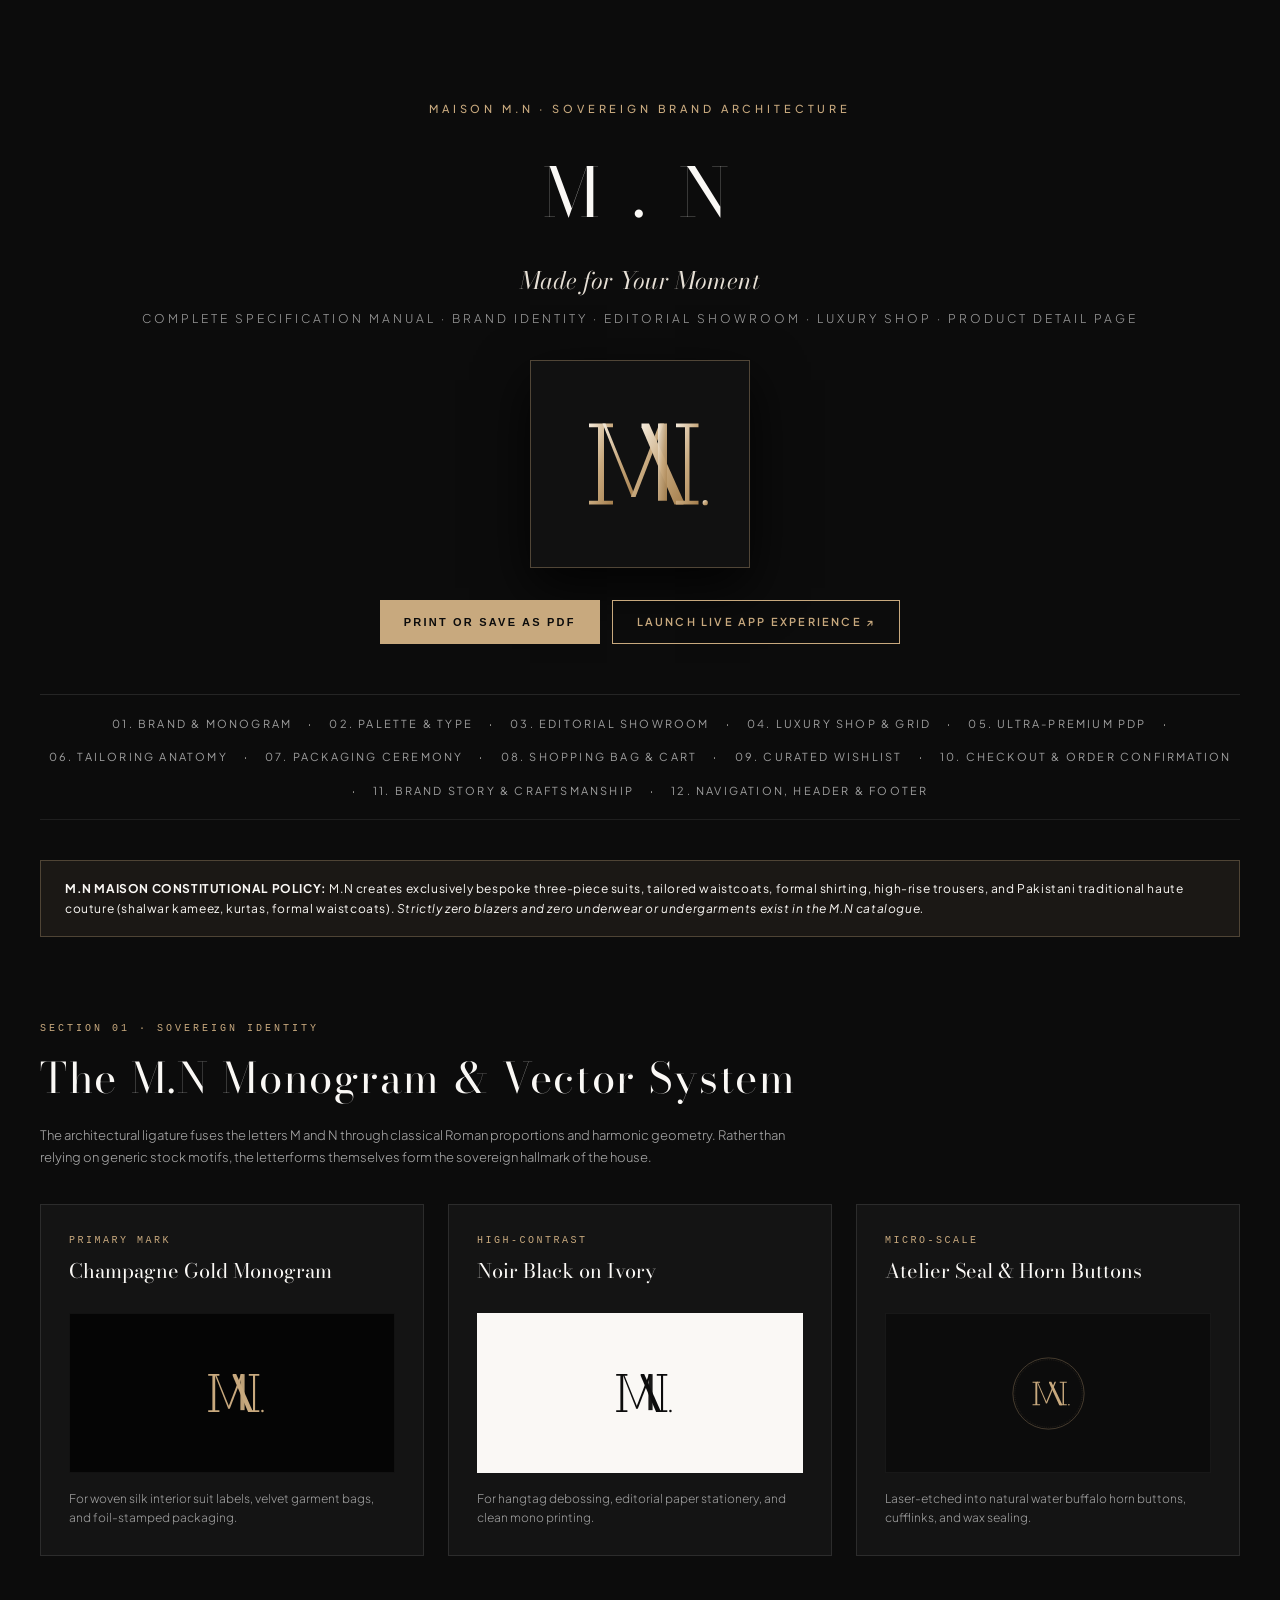
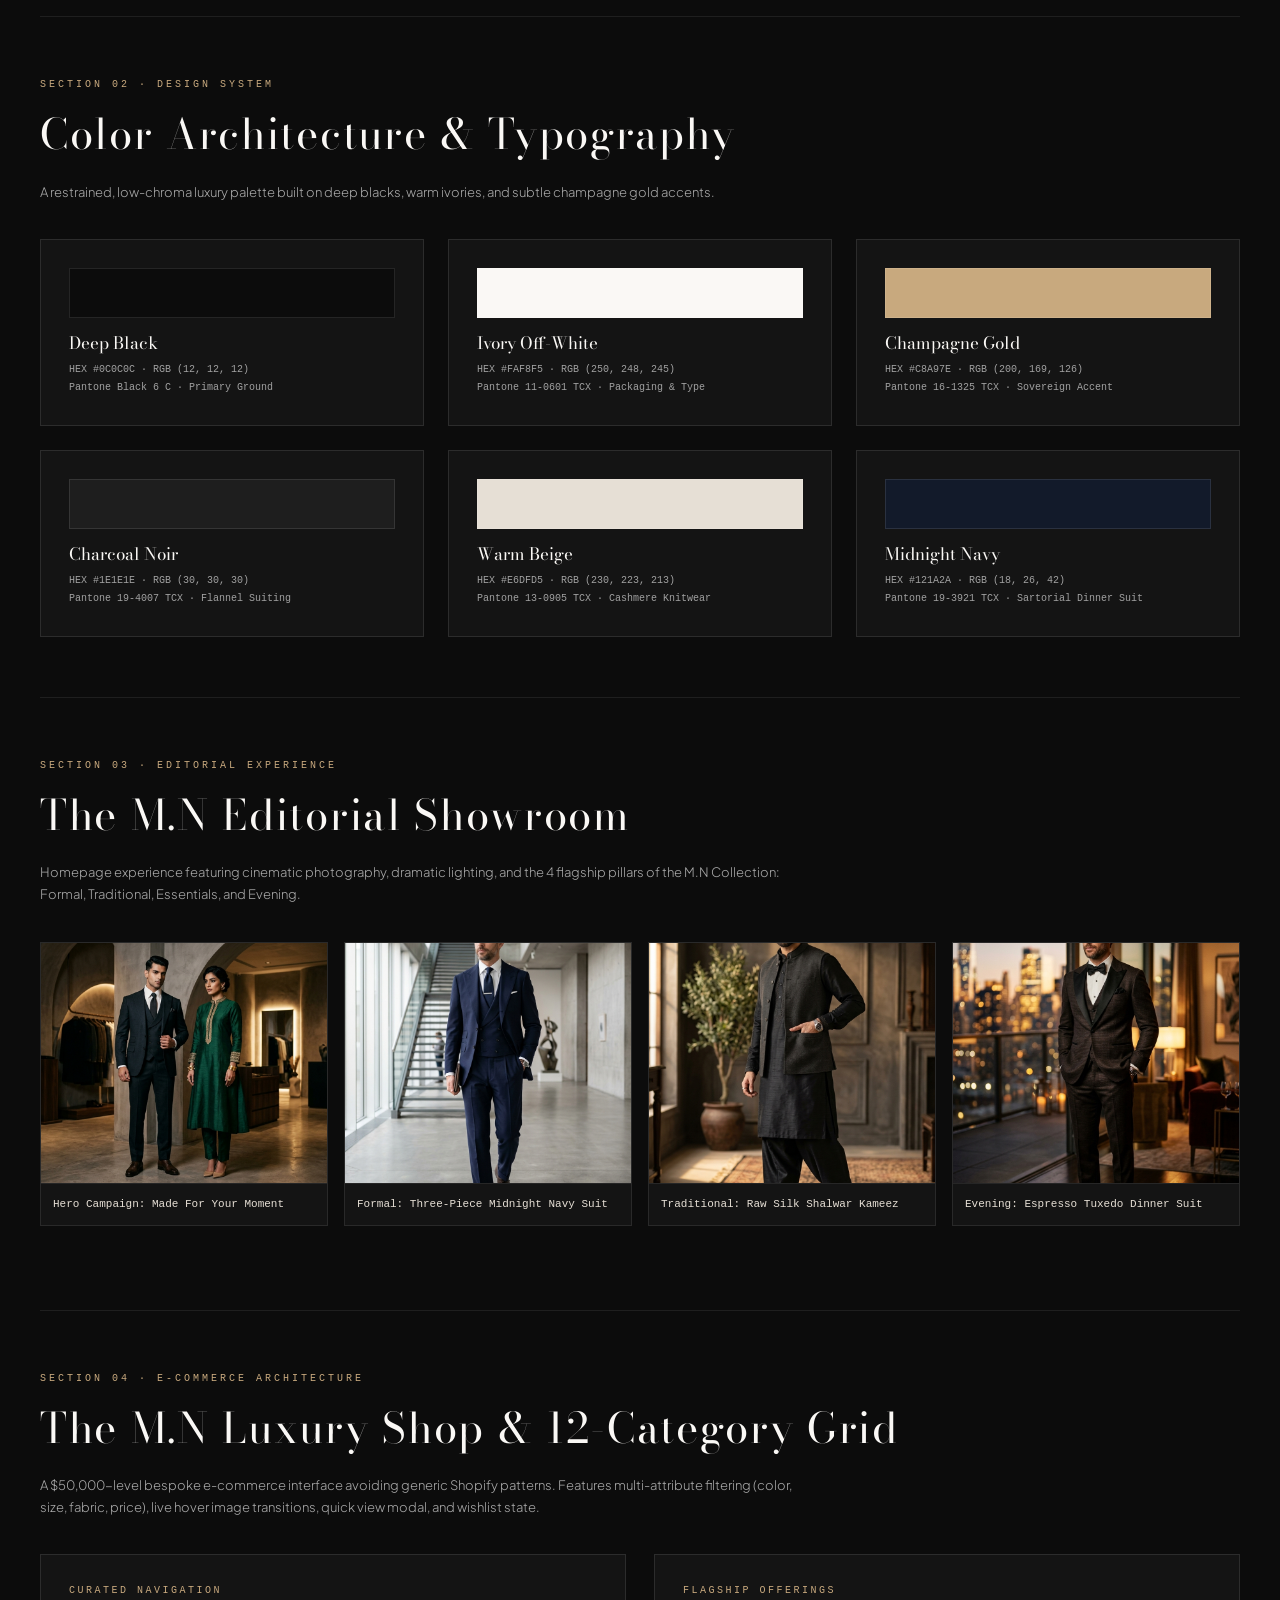
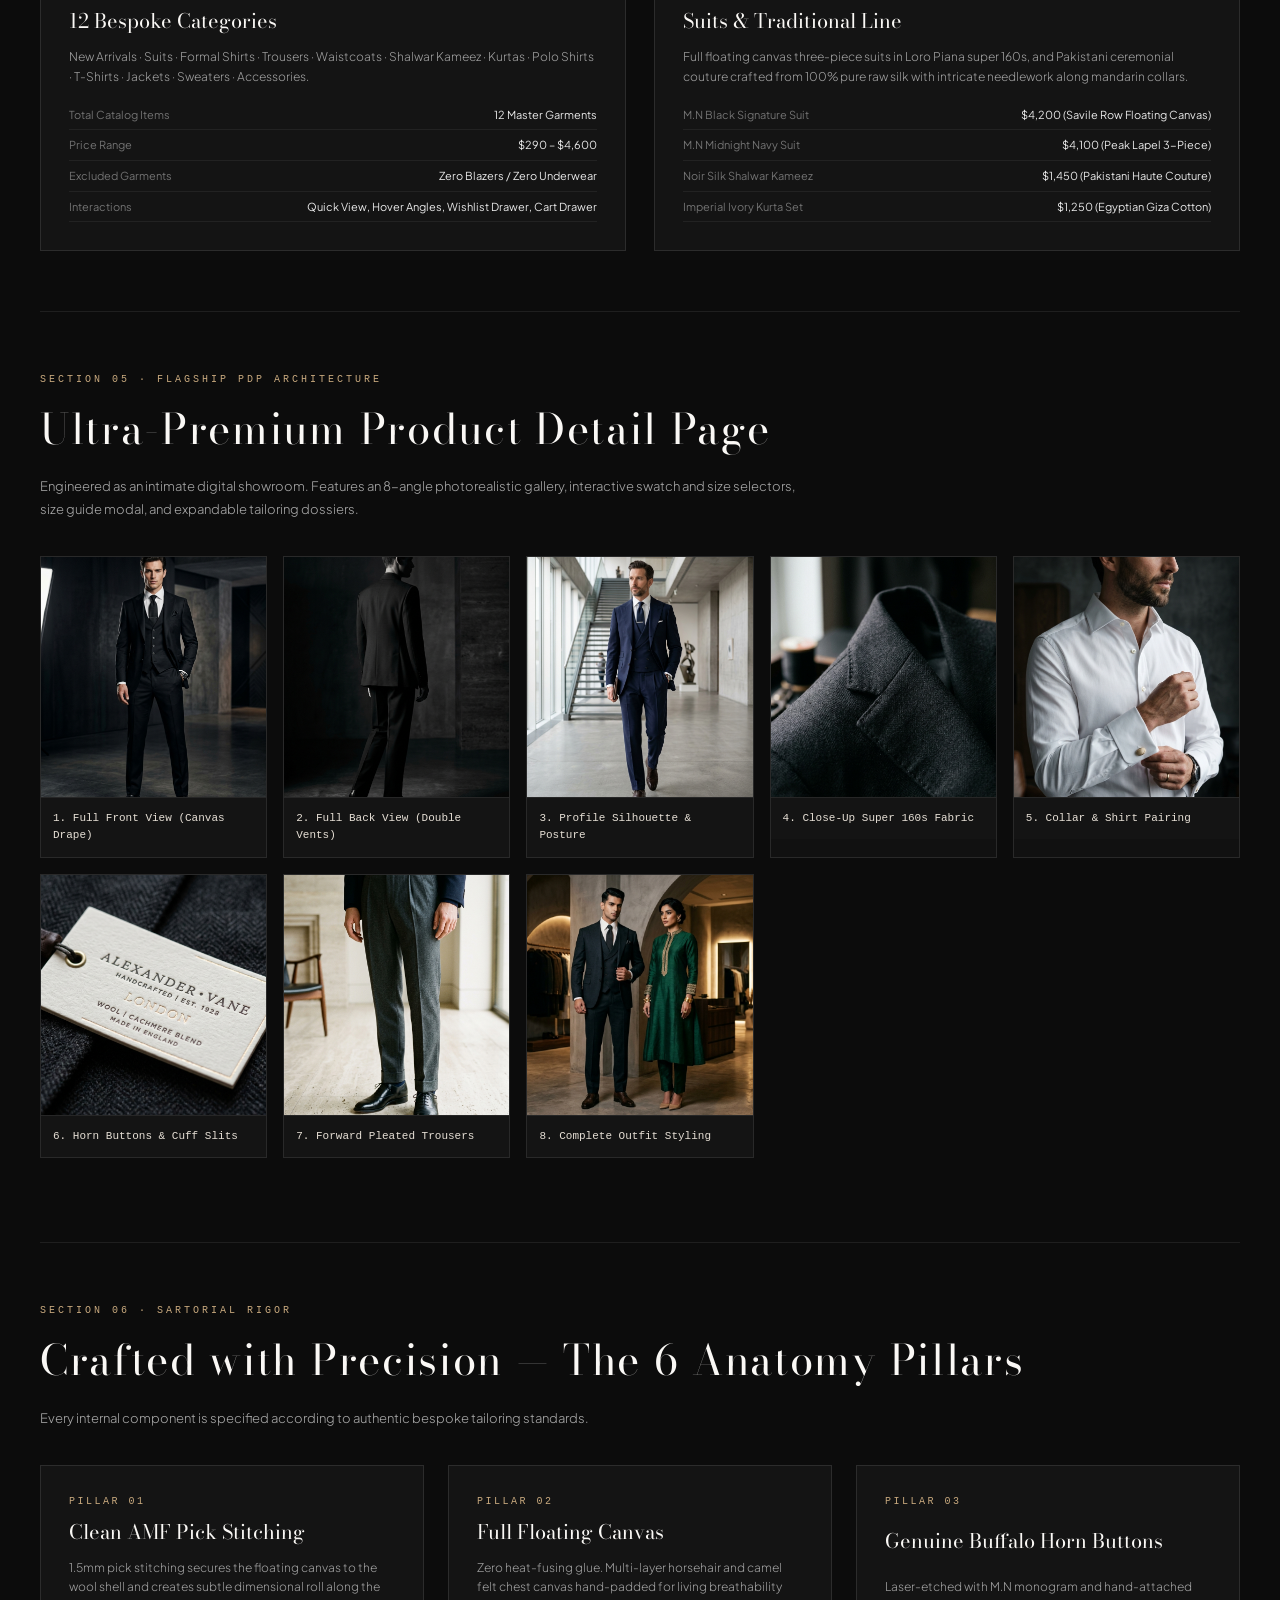
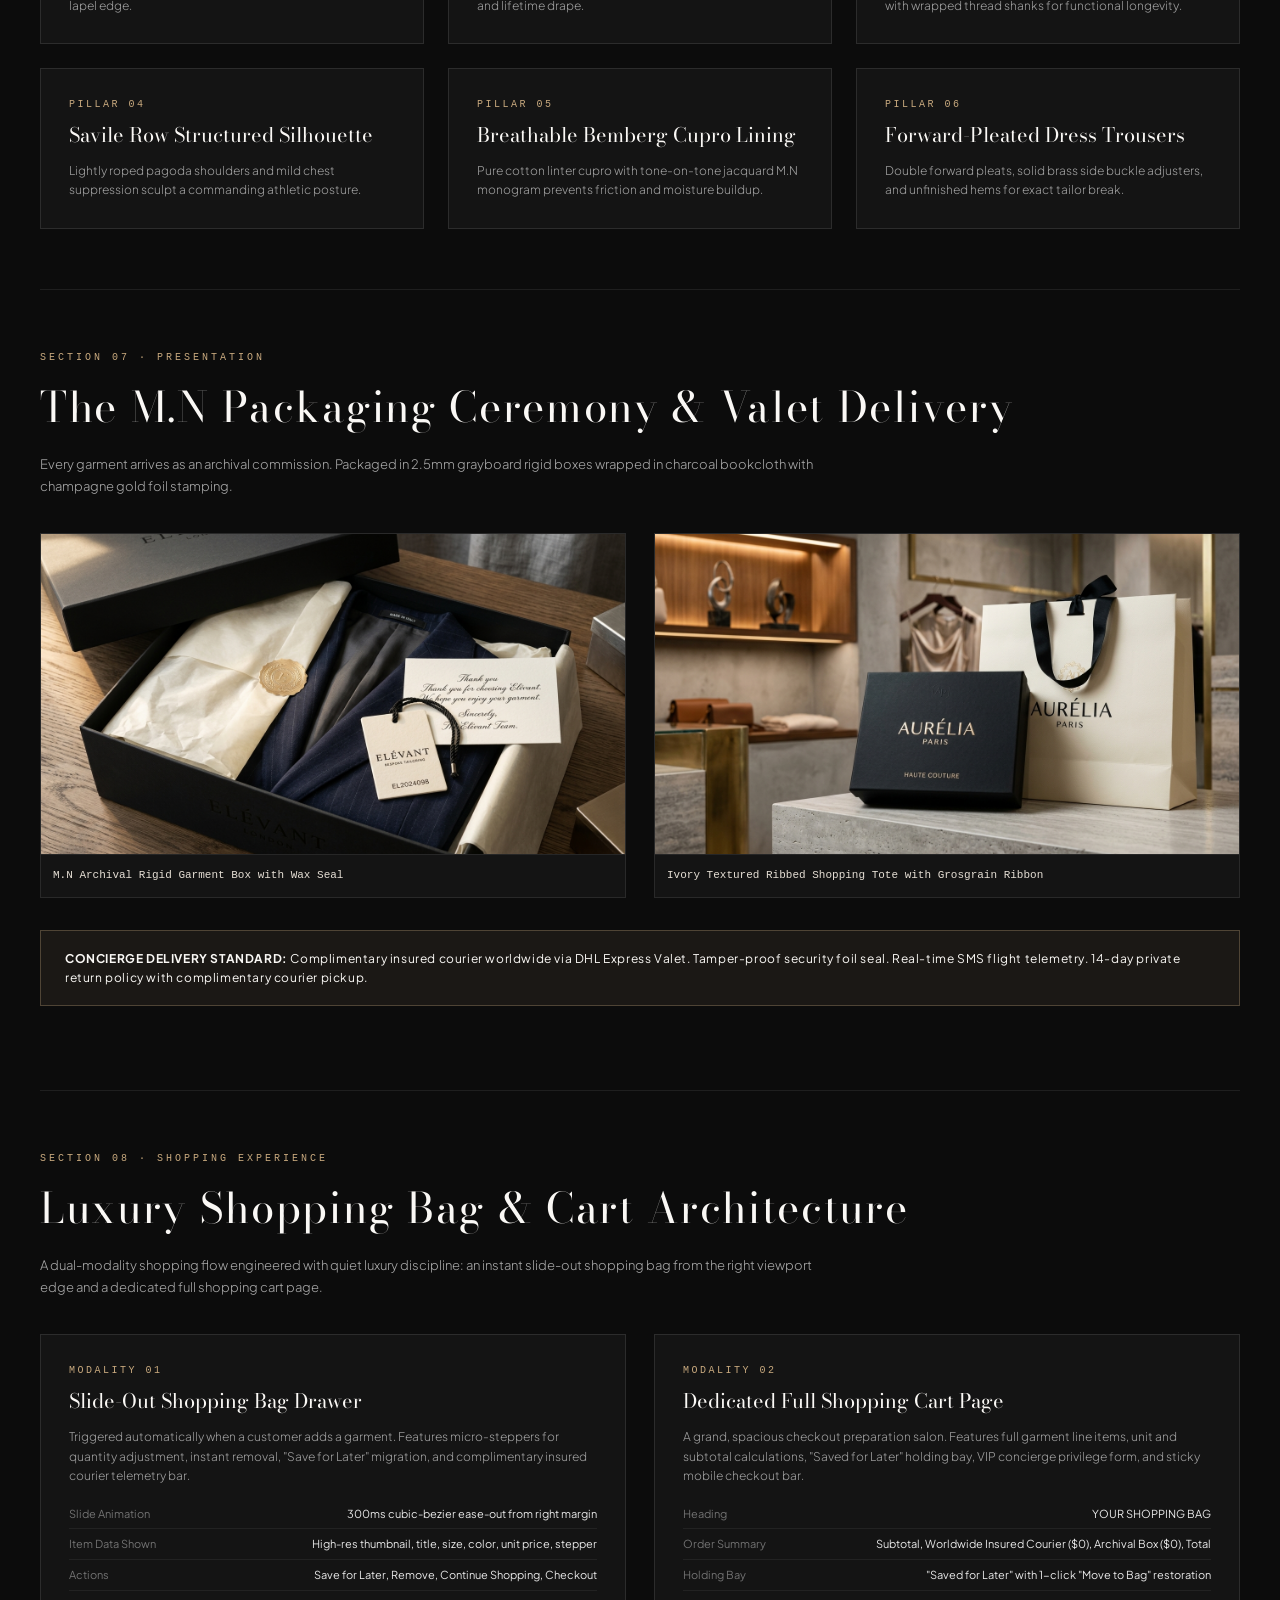
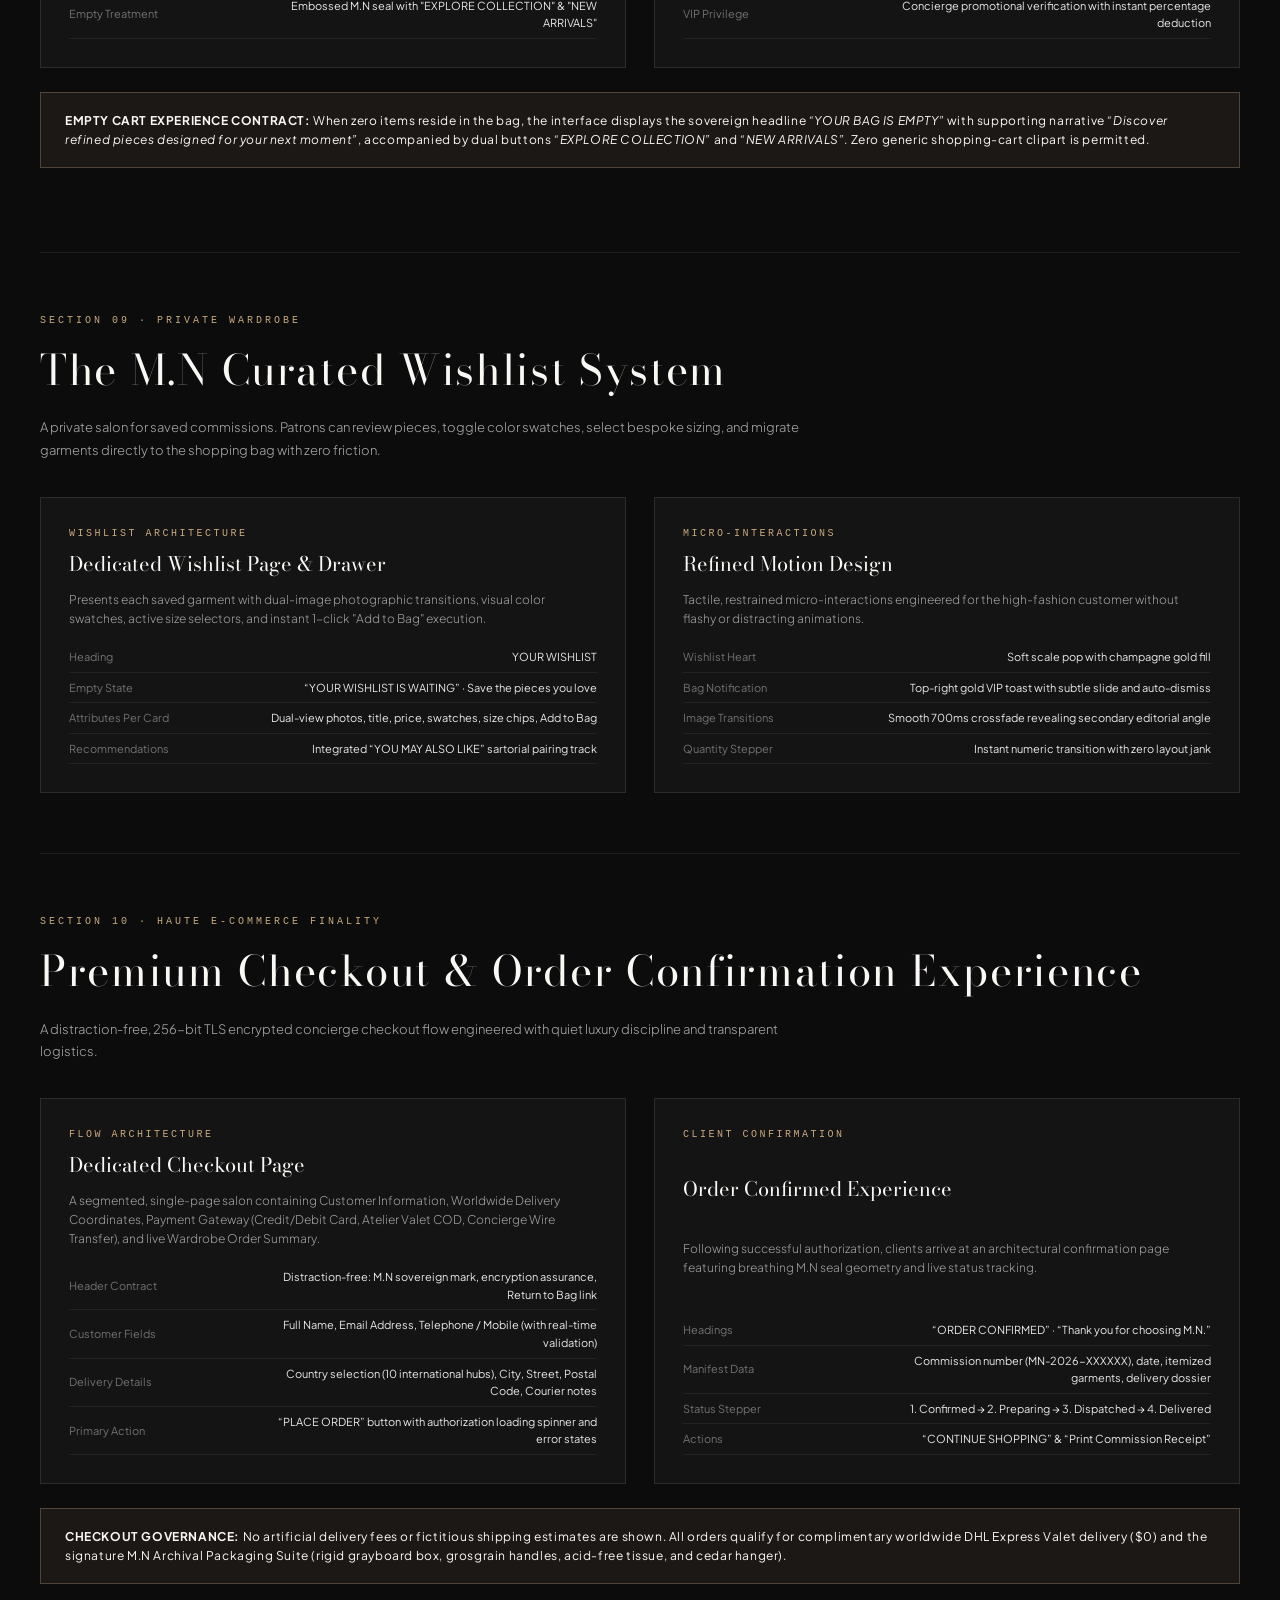
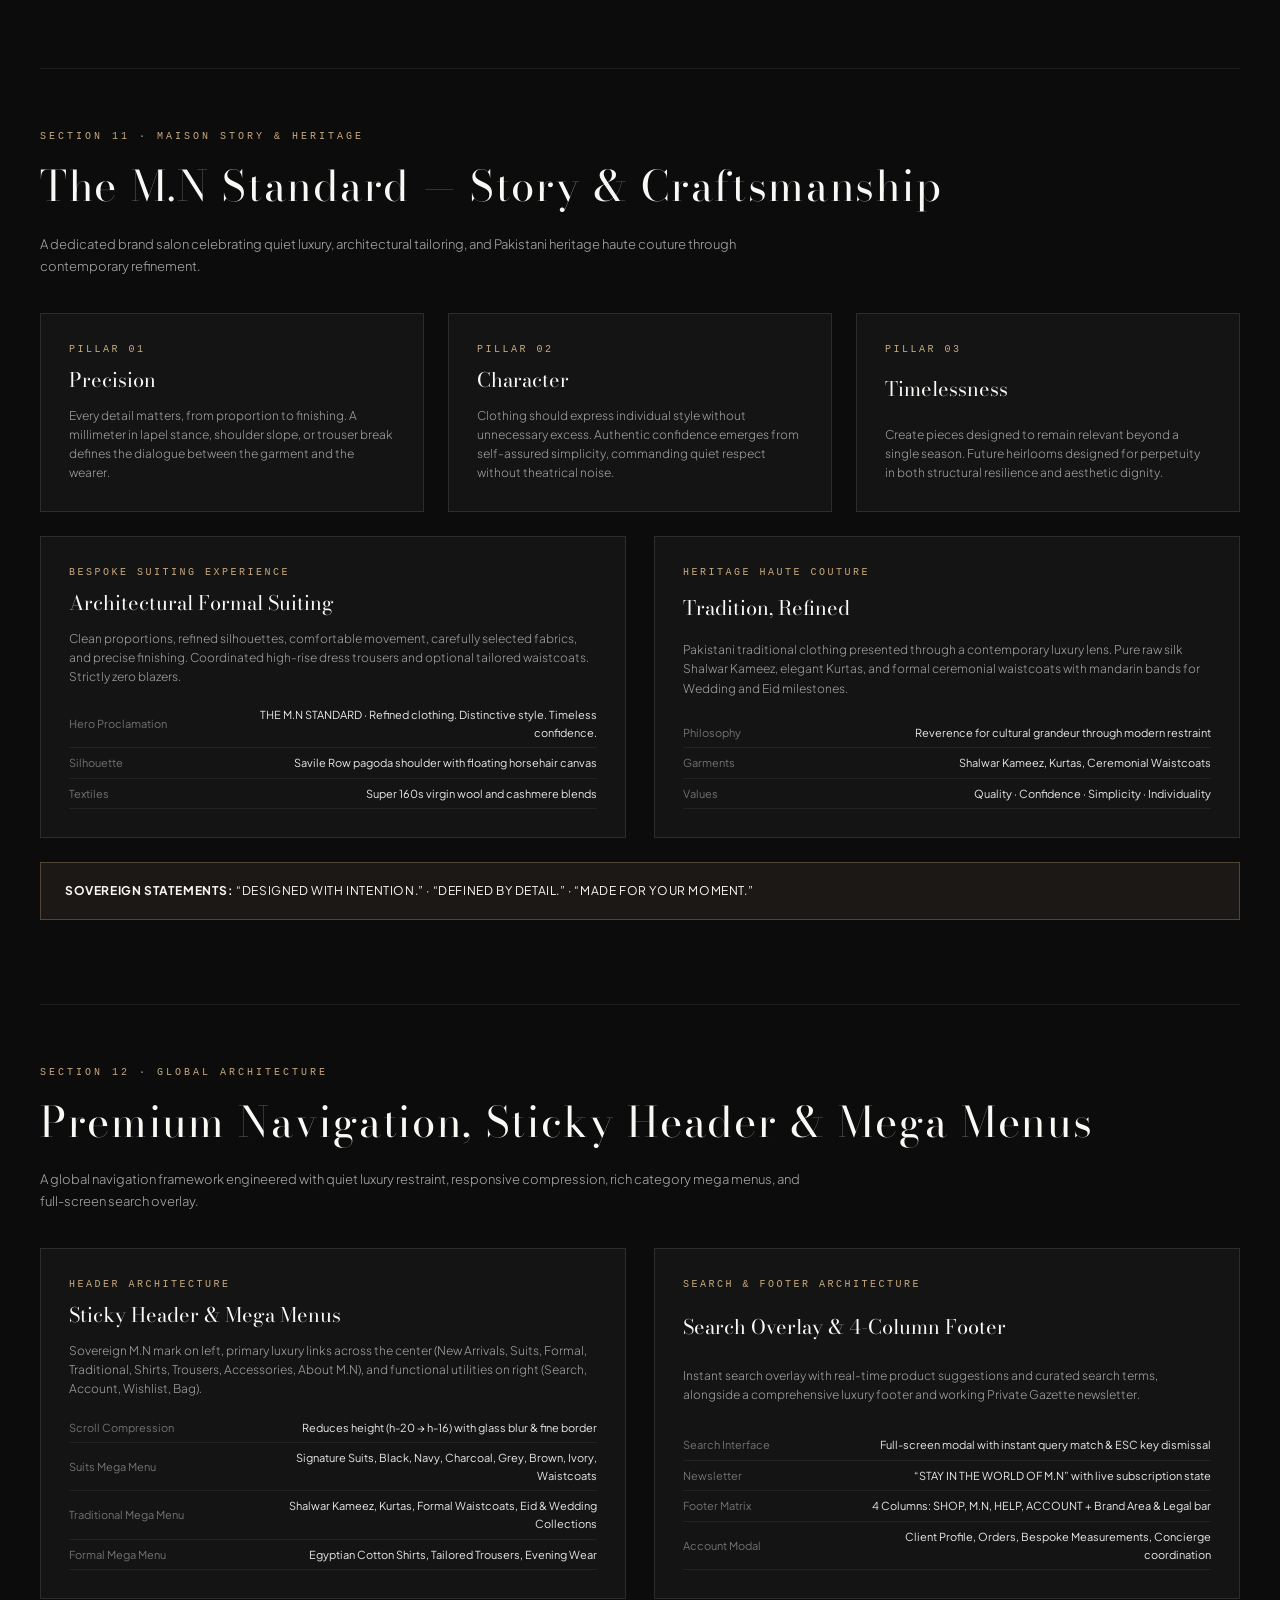
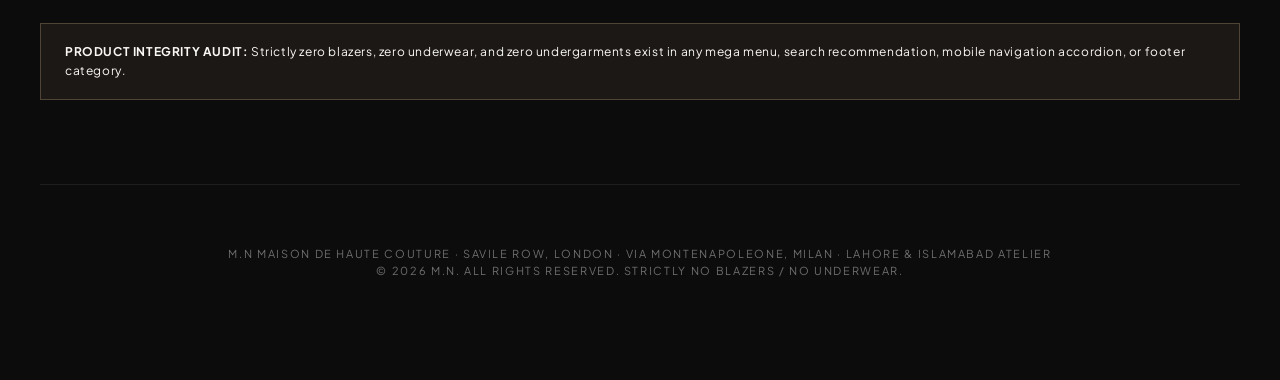
<file: public/MN_Luxury_Brand_Identity_Preview.html>
<!DOCTYPE html>
<html lang="en">
<head>
  <meta charset="UTF-8">
  <meta name="viewport" content="width=device-width, initial-scale=1.0">
  <title>M.N — Maison de Haute Couture · Complete Brand & Digital Experience Manual</title>
  <link rel="preconnect" href="https://fonts.googleapis.com">
  <link rel="preconnect" href="https://fonts.gstatic.com" crossorigin>
  <link href="https://fonts.googleapis.com/css2?family=Bodoni+Moda:ital,opsz,wght@0,6..96,400;0,6..96,600;0,6..96,700;1,6..96,400&family=Cormorant+Garamond:wght@300;400;500;600&family=Plus+Jakarta+Sans:wght@300;400;500;600&display=swap" rel="stylesheet">
  <style>
    :root {
      --bg-black: #0C0C0C;
      --bg-card: #141414;
      --bg-darker: #080808;
      --ivory: #FAF8F5;
      --offwhite: #F4F1EA;
      --charcoal: #1E1E1E;
      --beige: #E6DFD5;
      --champagne: #C8A97E;
      --gold-light: #F5EBDC;
      --gold-dark: #B39062;
    }

    * {
      box-sizing: border-box;
      margin: 0;
      padding: 0;
    }

    body {
      background-color: var(--bg-black);
      color: var(--offwhite);
      font-family: 'Plus Jakarta Sans', system-ui, -apple-system, sans-serif;
      line-height: 1.6;
      -webkit-font-smoothing: antialiased;
      padding: 40px 24px 80px 24px;
    }

    .container {
      max-width: 1200px;
      margin: 0 auto;
    }

    /* HEADER */
    header {
      text-align: center;
      padding: 60px 0 50px 0;
      border-bottom: 1px solid rgba(255, 255, 255, 0.1);
    }

    .brand-kicker {
      font-size: 11px;
      letter-spacing: 0.35em;
      text-transform: uppercase;
      color: var(--champagne);
      margin-bottom: 20px;
      font-weight: 500;
    }

    h1 {
      font-family: 'Bodoni Moda', serif;
      font-size: clamp(40px, 6vw, 68px);
      font-weight: 400;
      letter-spacing: 0.12em;
      color: var(--ivory);
      margin-bottom: 12px;
    }

    .hero-tagline {
      font-family: 'Bodoni Moda', serif;
      font-size: 24px;
      font-style: italic;
      color: var(--beige);
      margin: 16px 0 8px 0;
    }

    .subtitle {
      font-size: 12px;
      letter-spacing: 0.25em;
      text-transform: uppercase;
      color: rgba(255, 255, 255, 0.6);
      font-weight: 300;
    }

    .hero-emblem {
      margin: 32px auto;
      max-width: 220px;
      padding: 28px;
      background: #111;
      border: 1px solid rgba(200, 169, 126, 0.35);
      box-shadow: 0 20px 50px rgba(0,0,0,0.8);
    }

    /* NAVIGATION BAR INSIDE SPEC FILE */
    .toc-nav {
      display: flex;
      flex-wrap: wrap;
      justify-content: center;
      gap: 16px;
      padding: 20px 0;
      margin-bottom: 40px;
      border-bottom: 1px solid rgba(255, 255, 255, 0.08);
      font-size: 11px;
      letter-spacing: 0.2em;
      text-transform: uppercase;
    }

    .toc-nav a {
      color: rgba(255, 255, 255, 0.6);
      text-decoration: none;
      transition: color 0.2s;
    }

    .toc-nav a:hover {
      color: var(--champagne);
    }

    /* SECTIONS */
    section {
      padding: 60px 0;
      border-bottom: 1px solid rgba(255, 255, 255, 0.08);
    }

    .section-kicker {
      font-size: 10px;
      letter-spacing: 0.3em;
      text-transform: uppercase;
      color: var(--champagne);
      font-family: monospace;
      margin-bottom: 8px;
    }

    .section-title {
      font-family: 'Bodoni Moda', serif;
      font-size: clamp(28px, 4vw, 42px);
      color: var(--ivory);
      margin-bottom: 12px;
      font-weight: 400;
      letter-spacing: 0.04em;
    }

    .section-desc {
      font-size: 13px;
      color: rgba(255, 255, 255, 0.65);
      max-width: 780px;
      margin-bottom: 36px;
      font-weight: 300;
      line-height: 1.7;
    }

    /* GRIDS */
    .grid-4 {
      display: grid;
      grid-template-columns: repeat(auto-fit, minmax(260px, 1fr));
      gap: 20px;
    }

    .grid-3 {
      display: grid;
      grid-template-columns: repeat(auto-fit, minmax(320px, 1fr));
      gap: 24px;
    }

    .grid-2 {
      display: grid;
      grid-template-columns: repeat(auto-fit, minmax(440px, 1fr));
      gap: 28px;
    }

    .card {
      background: var(--bg-card);
      border: 1px solid rgba(255, 255, 255, 0.1);
      padding: 28px;
      display: flex;
      flex-direction: column;
      justify-content: space-between;
    }

    .card-label {
      font-size: 10px;
      letter-spacing: 0.25em;
      text-transform: uppercase;
      color: var(--champagne);
      font-family: monospace;
      margin-bottom: 6px;
    }

    .card-title {
      font-family: 'Bodoni Moda', serif;
      font-size: 20px;
      color: var(--ivory);
      margin-bottom: 10px;
    }

    .card-canvas {
      height: 160px;
      display: flex;
      align-items: center;
      justify-content: center;
      margin: 16px 0;
      border: 1px solid rgba(255, 255, 255, 0.05);
    }

    .card-desc {
      font-size: 12px;
      color: rgba(255, 255, 255, 0.6);
      font-weight: 300;
      line-height: 1.6;
    }

    .spec-table {
      width: 100%;
      border-collapse: collapse;
      margin-top: 14px;
      font-size: 11px;
    }

    .spec-table tr {
      border-bottom: 1px solid rgba(255, 255, 255, 0.06);
    }

    .spec-table td {
      padding: 6px 0;
    }

    .spec-table td:first-child {
      color: rgba(255, 255, 255, 0.4);
      width: 35%;
    }

    .spec-table td:last-child {
      color: rgba(255, 255, 255, 0.9);
      text-align: right;
    }

    .swatch-bar {
      height: 50px;
      width: 100%;
      margin-bottom: 12px;
      border: 1px solid rgba(255, 255, 255, 0.1);
    }

    .color-name {
      font-family: 'Bodoni Moda', serif;
      font-size: 17px;
      color: var(--ivory);
      margin-bottom: 4px;
    }

    .color-data {
      font-family: monospace;
      font-size: 10px;
      color: rgba(255, 255, 255, 0.6);
      line-height: 1.8;
    }

    .btn {
      display: inline-block;
      background: var(--champagne);
      color: #0C0C0C;
      padding: 12px 24px;
      font-size: 11px;
      text-transform: uppercase;
      letter-spacing: 0.2em;
      font-weight: 600;
      text-decoration: none;
      border: none;
      cursor: pointer;
      transition: all 0.2s;
    }

    .btn:hover {
      background: var(--ivory);
    }

    .btn-secondary {
      background: transparent;
      color: var(--champagne);
      border: 1px solid var(--champagne);
    }

    .btn-secondary:hover {
      background: rgba(200, 169, 126, 0.1);
      color: var(--ivory);
    }

    .rule-box {
      background: rgba(200, 169, 126, 0.08);
      border: 1px solid rgba(200, 169, 126, 0.3);
      padding: 18px 24px;
      margin: 24px 0;
      font-size: 12px;
      color: var(--ivory);
      letter-spacing: 0.05em;
    }

    /* IMAGE GALLERIES */
    .gallery-strip {
      display: grid;
      grid-template-columns: repeat(auto-fit, minmax(220px, 1fr));
      gap: 16px;
      margin: 24px 0;
    }

    .gallery-card {
      background: #111;
      border: 1px solid rgba(255, 255, 255, 0.1);
      overflow: hidden;
    }

    .gallery-img {
      height: 240px;
      width: 100%;
      object-fit: cover;
      display: block;
    }

    .gallery-label {
      padding: 12px;
      font-size: 11px;
      font-family: monospace;
      color: var(--beige);
      border-top: 1px solid rgba(255, 255, 255, 0.08);
      background: #141414;
    }

    footer {
      text-align: center;
      padding: 60px 0 20px 0;
      font-size: 11px;
      letter-spacing: 0.15em;
      color: rgba(255, 255, 255, 0.4);
      text-transform: uppercase;
    }

    @media print {
      body {
        background: #fff;
        color: #000;
        padding: 0;
      }
      .toc-nav, .btn {
        display: none;
      }
      .card, .hero-emblem, .gallery-card {
        border-color: #ddd;
        background: #fafafa;
      }
      h1, .section-title, .card-title, .color-name {
        color: #000;
      }
      .section-desc, .card-desc {
        color: #444;
      }
    }
  </style>
</head>
<body>
  <div class="container">
    <!-- MASTER HEADER -->
    <header>
      <div class="brand-kicker">Maison M.N · Sovereign Brand Architecture</div>
      <h1>M . N</h1>
      <div class="hero-tagline">Made for Your Moment</div>
      <p class="subtitle">Complete Specification Manual · Brand Identity · Editorial Showroom · Luxury Shop · Product Detail Page</p>

      <!-- Sovereign Monogram Artwork -->
      <div class="hero-emblem">
        <svg width="150" height="150" viewBox="0 0 200 200" fill="none" style="display:block; margin:0 auto;">
          <defs>
            <linearGradient id="specChampagne" x1="0%" y1="0%" x2="100%" y2="100%">
              <stop offset="0%" stop-color="#F5EBDC" />
              <stop offset="50%" stop-color="#C8A97E" />
              <stop offset="100%" stop-color="#A57F4D" />
            </linearGradient>
          </defs>
          <!-- Classical M -->
          <path d="M 32 46 H 64 V 51 H 52 V 149 H 64 V 154 H 32 V 149 H 44 V 51 H 32 V 46 Z" fill="url(#specChampagne)" />
          <path d="M 50 46 L 89 144 H 94 L 54 46 H 50 Z" fill="url(#specChampagne)" />
          <path d="M 88 144 L 126 46 H 132 L 94 144 H 88 Z" fill="url(#specChampagne)" />
          <!-- Architectural N Weave -->
          <path d="M 104 46 H 112 L 158 149 V 154 H 146 L 102 51 V 46 H 104 Z" fill="url(#specChampagne)" />
          <path d="M 148 46 H 178 V 51 H 166 V 149 H 178 V 154 H 148 V 149 H 160 V 51 H 148 V 46 Z" fill="url(#specChampagne)" />
          <path d="M 124 46 H 136 V 149 H 124 V 46 Z" fill="url(#specChampagne)" opacity="0.95" />
          <!-- Sovereign Central Period -->
          <circle cx="187" cy="151.5" r="3.5" fill="url(#specChampagne)" />
        </svg>
      </div>

      <div style="display:flex; justify-content:center; gap:12px; margin-top:20px;">
        <button onclick="window.print()" class="btn">Print or Save as PDF</button>
        <a href="/" class="btn btn-secondary">Launch Live App Experience ↗</a>
      </div>
    </header>

    <!-- IN-PAGE NAVIGATION TABLE OF CONTENTS -->
    <nav class="toc-nav">
      <a href="#brand-identity">01. Brand &amp; Monogram</a>
      <span>·</span>
      <a href="#palette-typography">02. Palette &amp; Type</a>
      <span>·</span>
      <a href="#showroom">03. Editorial Showroom</a>
      <span>·</span>
      <a href="#shop-grid">04. Luxury Shop &amp; Grid</a>
      <span>·</span>
      <a href="#product-pdp">05. Ultra-Premium PDP</a>
      <span>·</span>
      <a href="#tailoring-anatomy">06. Tailoring Anatomy</a>
      <span>·</span>
      <a href="#packaging-ceremony">07. Packaging Ceremony</a>
      <span>·</span>
      <a href="#shopping-bag-cart">08. Shopping Bag &amp; Cart</a>
      <span>·</span>
      <a href="#curated-wishlist">09. Curated Wishlist</a>
      <span>·</span>
      <a href="#checkout-confirmation">10. Checkout &amp; Order Confirmation</a>
      <span>·</span>
      <a href="#brand-story-craft">11. Brand Story &amp; Craftsmanship</a>
      <span>·</span>
      <a href="#premium-navigation">12. Navigation, Header &amp; Footer</a>
    </nav>

    <!-- MANDATORY DIRECTIVE COMPLIANCE -->
    <div class="rule-box">
      <strong>M.N MAISON CONSTITUTIONAL POLICY:</strong> M.N creates exclusively bespoke three-piece suits, tailored waistcoats, formal shirting, high-rise trousers, and Pakistani traditional haute couture (shalwar kameez, kurtas, formal waistcoats). <em>Strictly zero blazers and zero underwear or undergarments exist in the M.N catalogue.</em>
    </div>

    <!-- 01. BRAND IDENTITY & MONOGRAM SYSTEM -->
    <section id="brand-identity">
      <div class="section-kicker">Section 01 · Sovereign Identity</div>
      <h2 class="section-title">The M.N Monogram &amp; Vector System</h2>
      <p class="section-desc">
        The architectural ligature fuses the letters M and N through classical Roman proportions and harmonic geometry. Rather than relying on generic stock motifs, the letterforms themselves form the sovereign hallmark of the house.
      </p>

      <div class="grid-3">
        <!-- Monogram Champagne -->
        <div class="card">
          <div class="card-label">Primary Mark</div>
          <div class="card-title">Champagne Gold Monogram</div>
          <div class="card-canvas" style="background:#050505;">
            <svg width="70" height="70" viewBox="0 0 200 200" fill="#C8A97E">
              <path d="M 32 46 H 64 V 51 H 52 V 149 H 64 V 154 H 32 V 149 H 44 V 51 H 32 V 46 Z" />
              <path d="M 50 46 L 89 144 H 94 L 54 46 H 50 Z" />
              <path d="M 88 144 L 126 46 H 132 L 94 144 H 88 Z" />
              <path d="M 104 46 H 112 L 158 149 V 154 H 146 L 102 51 V 46 H 104 Z" />
              <path d="M 148 46 H 178 V 51 H 166 V 149 H 178 V 154 H 148 V 149 H 160 V 51 H 148 V 46 Z" />
              <path d="M 124 46 H 136 V 149 H 124 V 46 Z" opacity="0.95" />
              <circle cx="187" cy="151.5" r="3.5" />
            </svg>
          </div>
          <div class="card-desc">For woven silk interior suit labels, velvet garment bags, and foil-stamped packaging.</div>
        </div>

        <!-- Noir Black Version -->
        <div class="card">
          <div class="card-label">High-Contrast</div>
          <div class="card-title">Noir Black on Ivory</div>
          <div class="card-canvas" style="background:#FAF8F5;">
            <svg width="70" height="70" viewBox="0 0 200 200" fill="#0C0C0C">
              <path d="M 32 46 H 64 V 51 H 52 V 149 H 64 V 154 H 32 V 149 H 44 V 51 H 32 V 46 Z" />
              <path d="M 50 46 L 89 144 H 94 L 54 46 H 50 Z" />
              <path d="M 88 144 L 126 46 H 132 L 94 144 H 88 Z" />
              <path d="M 104 46 H 112 L 158 149 V 154 H 146 L 102 51 V 46 H 104 Z" />
              <path d="M 148 46 H 178 V 51 H 166 V 149 H 178 V 154 H 148 V 149 H 160 V 51 H 148 V 46 Z" />
              <path d="M 124 46 H 136 V 149 H 124 V 46 Z" opacity="0.95" />
              <circle cx="187" cy="151.5" r="3.5" />
            </svg>
          </div>
          <div class="card-desc">For hangtag debossing, editorial paper stationery, and clean mono printing.</div>
        </div>

        <!-- Compact Atelier Seal -->
        <div class="card">
          <div class="card-label">Micro-Scale</div>
          <div class="card-title">Atelier Seal &amp; Horn Buttons</div>
          <div class="card-canvas" style="background:#0C0C0C;">
            <svg width="75" height="75" viewBox="0 0 240 240" fill="none">
              <circle cx="120" cy="120" r="114" stroke="#C8A97E" stroke-width="1.2" opacity="0.8" />
              <circle cx="120" cy="120" r="108" stroke="#C8A97E" stroke-width="0.75" stroke-dasharray="3 3" opacity="0.5" />
              <g transform="translate(45, 45) scale(0.75)" fill="#C8A97E">
                <path d="M 32 50 H 64 V 54 H 52 V 146 H 64 V 150 H 32 V 146 H 44 V 54 H 32 V 50 Z" />
                <path d="M 50 50 L 89 142 H 94 L 54 50 H 50 Z" />
                <path d="M 88 142 L 126 50 H 132 L 94 142 H 88 Z" />
                <path d="M 104 50 H 112 L 158 146 V 150 H 146 L 102 54 V 50 H 104 Z" />
                <path d="M 148 50 H 178 V 54 H 166 V 146 H 178 V 150 H 148 V 146 H 160 V 54 H 148 V 50 Z" />
                <circle cx="187" cy="148" r="3.5" />
              </g>
            </svg>
          </div>
          <div class="card-desc">Laser-etched into natural water buffalo horn buttons, cufflinks, and wax sealing.</div>
        </div>
      </div>
    </section>

    <!-- 02. COLOR PALETTE & TYPOGRAPHY -->
    <section id="palette-typography">
      <div class="section-kicker">Section 02 · Design System</div>
      <h2 class="section-title">Color Architecture &amp; Typography</h2>
      <p class="section-desc">
        A restrained, low-chroma luxury palette built on deep blacks, warm ivories, and subtle champagne gold accents.
      </p>

      <div class="grid-3">
        <!-- Deep Black -->
        <div class="card">
          <div class="swatch-bar" style="background:#0C0C0C;"></div>
          <div class="color-name">Deep Black</div>
          <div class="color-data">HEX #0C0C0C · RGB (12, 12, 12)<br>Pantone Black 6 C · Primary Ground</div>
        </div>

        <!-- Ivory -->
        <div class="card">
          <div class="swatch-bar" style="background:#FAF8F5;"></div>
          <div class="color-name">Ivory Off-White</div>
          <div class="color-data">HEX #FAF8F5 · RGB (250, 248, 245)<br>Pantone 11-0601 TCX · Packaging &amp; Type</div>
        </div>

        <!-- Champagne Gold -->
        <div class="card">
          <div class="swatch-bar" style="background:#C8A97E;"></div>
          <div class="color-name">Champagne Gold</div>
          <div class="color-data">HEX #C8A97E · RGB (200, 169, 126)<br>Pantone 16-1325 TCX · Sovereign Accent</div>
        </div>

        <!-- Charcoal -->
        <div class="card">
          <div class="swatch-bar" style="background:#1E1E1E;"></div>
          <div class="color-name">Charcoal Noir</div>
          <div class="color-data">HEX #1E1E1E · RGB (30, 30, 30)<br>Pantone 19-4007 TCX · Flannel Suiting</div>
        </div>

        <!-- Warm Beige -->
        <div class="card">
          <div class="swatch-bar" style="background:#E6DFD5;"></div>
          <div class="color-name">Warm Beige</div>
          <div class="color-data">HEX #E6DFD5 · RGB (230, 223, 213)<br>Pantone 13-0905 TCX · Cashmere Knitwear</div>
        </div>

        <!-- Midnight Navy -->
        <div class="card">
          <div class="swatch-bar" style="background:#121A2A;"></div>
          <div class="color-name">Midnight Navy</div>
          <div class="color-data">HEX #121A2A · RGB (18, 26, 42)<br>Pantone 19-3921 TCX · Sartorial Dinner Suit</div>
        </div>
      </div>
    </section>

    <!-- 03. THE EDITORIAL FASHION SHOWROOM -->
    <section id="showroom">
      <div class="section-kicker">Section 03 · Editorial Experience</div>
      <h2 class="section-title">The M.N Editorial Showroom</h2>
      <p class="section-desc">
        Homepage experience featuring cinematic photography, dramatic lighting, and the 4 flagship pillars of the M.N Collection: Formal, Traditional, Essentials, and Evening.
      </p>

      <div class="gallery-strip">
        <div class="gallery-card">
          <img src="/src/assets/images/hero_mn_editorial_models_1790693257303.jpg" alt="Hero Campaign" class="gallery-img">
          <div class="gallery-label">Hero Campaign: Made For Your Moment</div>
        </div>
        <div class="gallery-card">
          <img src="/src/assets/images/fashion_formal_suit_waistcoat_1790693269160.jpg" alt="Formal Suiting" class="gallery-img">
          <div class="gallery-label">Formal: Three-Piece Midnight Navy Suit</div>
        </div>
        <div class="gallery-card">
          <img src="/src/assets/images/fashion_traditional_shalwar_kameez_1790693280444.jpg" alt="Traditional Pakistani Couture" class="gallery-img">
          <div class="gallery-label">Traditional: Raw Silk Shalwar Kameez</div>
        </div>
        <div class="gallery-card">
          <img src="/src/assets/images/fashion_evening_suit_cut_1790693303536.jpg" alt="Evening Suit" class="gallery-img">
          <div class="gallery-label">Evening: Espresso Tuxedo Dinner Suit</div>
        </div>
      </div>
    </section>

    <!-- 04. THE LUXURY SHOP & EDITORIAL GRID -->
    <section id="shop-grid">
      <div class="section-kicker">Section 04 · E-Commerce Architecture</div>
      <h2 class="section-title">The M.N Luxury Shop &amp; 12-Category Grid</h2>
      <p class="section-desc">
        A $50,000-level bespoke e-commerce interface avoiding generic Shopify patterns. Features multi-attribute filtering (color, size, fabric, price), live hover image transitions, quick view modal, and wishlist state.
      </p>

      <div class="grid-2">
        <div class="card">
          <div class="card-label">Curated Navigation</div>
          <div class="card-title">12 Bespoke Categories</div>
          <p class="card-desc">
            New Arrivals · Suits · Formal Shirts · Trousers · Waistcoats · Shalwar Kameez · Kurtas · Polo Shirts · T-Shirts · Jackets · Sweaters · Accessories.
          </p>
          <table class="spec-table">
            <tr><td>Total Catalog Items</td><td>12 Master Garments</td></tr>
            <tr><td>Price Range</td><td>$290 – $4,600</td></tr>
            <tr><td>Excluded Garments</td><td>Zero Blazers / Zero Underwear</td></tr>
            <tr><td>Interactions</td><td>Quick View, Hover Angles, Wishlist Drawer, Cart Drawer</td></tr>
          </table>
        </div>

        <div class="card">
          <div class="card-label">Flagship Offerings</div>
          <div class="card-title">Suits &amp; Traditional Line</div>
          <p class="card-desc">
            Full floating canvas three-piece suits in Loro Piana super 160s, and Pakistani ceremonial couture crafted from 100% pure raw silk with intricate needlework along mandarin collars.
          </p>
          <table class="spec-table">
            <tr><td>M.N Black Signature Suit</td><td>$4,200 (Savile Row Floating Canvas)</td></tr>
            <tr><td>M.N Midnight Navy Suit</td><td>$4,100 (Peak Lapel 3-Piece)</td></tr>
            <tr><td>Noir Silk Shalwar Kameez</td><td>$1,450 (Pakistani Haute Couture)</td></tr>
            <tr><td>Imperial Ivory Kurta Set</td><td>$1,250 (Egyptian Giza Cotton)</td></tr>
          </table>
        </div>
      </div>
    </section>

    <!-- 05. ULTRA-PREMIUM PRODUCT DETAIL PAGE (PDP) -->
    <section id="product-pdp">
      <div class="section-kicker">Section 05 · Flagship PDP Architecture</div>
      <h2 class="section-title">Ultra-Premium Product Detail Page</h2>
      <p class="section-desc">
        Engineered as an intimate digital showroom. Features an 8-angle photorealistic gallery, interactive swatch and size selectors, size guide modal, and expandable tailoring dossiers.
      </p>

      <div class="gallery-strip">
        <div class="gallery-card">
          <img src="/src/assets/images/mn_suit_black_signature_1790693702392.jpg" alt="Angle 1" class="gallery-img">
          <div class="gallery-label">1. Full Front View (Canvas Drape)</div>
        </div>
        <div class="gallery-card">
          <img src="/src/assets/images/mn_suit_back_profile_1790694103656.jpg" alt="Angle 2" class="gallery-img">
          <div class="gallery-label">2. Full Back View (Double Vents)</div>
        </div>
        <div class="gallery-card">
          <img src="/src/assets/images/fashion_formal_suit_waistcoat_1790693269160.jpg" alt="Angle 3" class="gallery-img">
          <div class="gallery-label">3. Profile Silhouette &amp; Posture</div>
        </div>
        <div class="gallery-card">
          <img src="/src/assets/images/mn_luxury_suit_fabric_detail_1790692683058.jpg" alt="Angle 4" class="gallery-img">
          <div class="gallery-label">4. Close-Up Super 160s Fabric</div>
        </div>
        <div class="gallery-card">
          <img src="/src/assets/images/mn_formal_shirt_white_1790693673578.jpg" alt="Angle 5" class="gallery-img">
          <div class="gallery-label">5. Collar &amp; Shirt Pairing</div>
        </div>
        <div class="gallery-card">
          <img src="/src/assets/images/mn_luxury_woven_tag_texture_1790692696445.jpg" alt="Angle 6" class="gallery-img">
          <div class="gallery-label">6. Horn Buttons &amp; Cuff Slits</div>
        </div>
        <div class="gallery-card">
          <img src="/src/assets/images/mn_trouser_tailored_charcoal_1790693715497.jpg" alt="Angle 7" class="gallery-img">
          <div class="gallery-label">7. Forward Pleated Trousers</div>
        </div>
        <div class="gallery-card">
          <img src="/src/assets/images/hero_mn_editorial_models_1790693257303.jpg" alt="Angle 8" class="gallery-img">
          <div class="gallery-label">8. Complete Outfit Styling</div>
        </div>
      </div>
    </section>

    <!-- 06. TAILORING ANATOMY: CRAFTED WITH PRECISION -->
    <section id="tailoring-anatomy">
      <div class="section-kicker">Section 06 · Sartorial Rigor</div>
      <h2 class="section-title">Crafted with Precision — The 6 Anatomy Pillars</h2>
      <p class="section-desc">
        Every internal component is specified according to authentic bespoke tailoring standards.
      </p>

      <div class="grid-3">
        <div class="card">
          <div class="card-label">Pillar 01</div>
          <div class="card-title">Clean AMF Pick Stitching</div>
          <p class="card-desc">1.5mm pick stitching secures the floating canvas to the wool shell and creates subtle dimensional roll along the lapel edge.</p>
        </div>
        <div class="card">
          <div class="card-label">Pillar 02</div>
          <div class="card-title">Full Floating Canvas</div>
          <p class="card-desc">Zero heat-fusing glue. Multi-layer horsehair and camel felt chest canvas hand-padded for living breathability and lifetime drape.</p>
        </div>
        <div class="card">
          <div class="card-label">Pillar 03</div>
          <div class="card-title">Genuine Buffalo Horn Buttons</div>
          <p class="card-desc">Laser-etched with M.N monogram and hand-attached with wrapped thread shanks for functional longevity.</p>
        </div>
        <div class="card">
          <div class="card-label">Pillar 04</div>
          <div class="card-title">Savile Row Structured Silhouette</div>
          <p class="card-desc">Lightly roped pagoda shoulders and mild chest suppression sculpt a commanding athletic posture.</p>
        </div>
        <div class="card">
          <div class="card-label">Pillar 05</div>
          <div class="card-title">Breathable Bemberg Cupro Lining</div>
          <p class="card-desc">Pure cotton linter cupro with tone-on-tone jacquard M.N monogram prevents friction and moisture buildup.</p>
        </div>
        <div class="card">
          <div class="card-label">Pillar 06</div>
          <div class="card-title">Forward-Pleated Dress Trousers</div>
          <p class="card-desc">Double forward pleats, solid brass side buckle adjusters, and unfinished hems for exact tailor break.</p>
        </div>
      </div>
    </section>

    <!-- 07. PACKAGING CEREMONY & CONCIERGE -->
    <section id="packaging-ceremony">
      <div class="section-kicker">Section 07 · Presentation</div>
      <h2 class="section-title">The M.N Packaging Ceremony &amp; Valet Delivery</h2>
      <p class="section-desc">
        Every garment arrives as an archival commission. Packaged in 2.5mm grayboard rigid boxes wrapped in charcoal bookcloth with champagne gold foil stamping.
      </p>

      <div class="grid-2">
        <div class="gallery-card">
          <img src="/src/assets/images/mn_packaging_unboxing_suite_1790694123903.jpg" alt="Packaging Suite" class="gallery-img" style="height:320px;">
          <div class="gallery-label">M.N Archival Rigid Garment Box with Wax Seal</div>
        </div>
        <div class="gallery-card">
          <img src="/src/assets/images/mn_luxury_packaging_showcase_1790692669800.jpg" alt="Shopping Bag" class="gallery-img" style="height:320px;">
          <div class="gallery-label">Ivory Textured Ribbed Shopping Tote with Grosgrain Ribbon</div>
        </div>
      </div>

      <div class="rule-box" style="margin-top:32px;">
        <strong>CONCIERGE DELIVERY STANDARD:</strong> Complimentary insured courier worldwide via DHL Express Valet. Tamper-proof security foil seal. Real-time SMS flight telemetry. 14-day private return policy with complimentary courier pickup.
      </div>
    </section>

    <!-- 08. SHOPPING BAG & CART ARCHITECTURE -->
    <section id="shopping-bag-cart">
      <div class="section-kicker">Section 08 · Shopping Experience</div>
      <h2 class="section-title">Luxury Shopping Bag &amp; Cart Architecture</h2>
      <p class="section-desc">
        A dual-modality shopping flow engineered with quiet luxury discipline: an instant slide-out shopping bag from the right viewport edge and a dedicated full shopping cart page.
      </p>

      <div class="grid-2">
        <div class="card">
          <div class="card-label">Modality 01</div>
          <div class="card-title">Slide-Out Shopping Bag Drawer</div>
          <p class="card-desc">
            Triggered automatically when a customer adds a garment. Features micro-steppers for quantity adjustment, instant removal, "Save for Later" migration, and complimentary insured courier telemetry bar.
          </p>
          <table class="spec-table">
            <tr><td>Slide Animation</td><td>300ms cubic-bezier ease-out from right margin</td></tr>
            <tr><td>Item Data Shown</td><td>High-res thumbnail, title, size, color, unit price, stepper</td></tr>
            <tr><td>Actions</td><td>Save for Later, Remove, Continue Shopping, Checkout</td></tr>
            <tr><td>Empty Treatment</td><td>Embossed M.N seal with "EXPLORE COLLECTION" &amp; "NEW ARRIVALS"</td></tr>
          </table>
        </div>

        <div class="card">
          <div class="card-label">Modality 02</div>
          <div class="card-title">Dedicated Full Shopping Cart Page</div>
          <p class="card-desc">
            A grand, spacious checkout preparation salon. Features full garment line items, unit and subtotal calculations, "Saved for Later" holding bay, VIP concierge privilege form, and sticky mobile checkout bar.
          </p>
          <table class="spec-table">
            <tr><td>Heading</td><td>YOUR SHOPPING BAG</td></tr>
            <tr><td>Order Summary</td><td>Subtotal, Worldwide Insured Courier ($0), Archival Box ($0), Total</td></tr>
            <tr><td>Holding Bay</td><td>"Saved for Later" with 1-click "Move to Bag" restoration</td></tr>
            <tr><td>VIP Privilege</td><td>Concierge promotional verification with instant percentage deduction</td></tr>
          </table>
        </div>
      </div>

      <div class="rule-box" style="margin-top:24px;">
        <strong>EMPTY CART EXPERIENCE CONTRACT:</strong> When zero items reside in the bag, the interface displays the sovereign headline <em>&ldquo;YOUR BAG IS EMPTY&rdquo;</em> with supporting narrative <em>&ldquo;Discover refined pieces designed for your next moment&rdquo;</em>, accompanied by dual buttons <em>&ldquo;EXPLORE COLLECTION&rdquo;</em> and <em>&ldquo;NEW ARRIVALS&rdquo;</em>. Zero generic shopping-cart clipart is permitted.
      </div>
    </section>

    <!-- 09. CURATED WISHLIST & PRIVATE WARDROBE -->
    <section id="curated-wishlist">
      <div class="section-kicker">Section 09 · Private Wardrobe</div>
      <h2 class="section-title">The M.N Curated Wishlist System</h2>
      <p class="section-desc">
        A private salon for saved commissions. Patrons can review pieces, toggle color swatches, select bespoke sizing, and migrate garments directly to the shopping bag with zero friction.
      </p>

      <div class="grid-2">
        <div class="card">
          <div class="card-label">Wishlist Architecture</div>
          <div class="card-title">Dedicated Wishlist Page &amp; Drawer</div>
          <p class="card-desc">
            Presents each saved garment with dual-image photographic transitions, visual color swatches, active size selectors, and instant 1-click "Add to Bag" execution.
          </p>
          <table class="spec-table">
            <tr><td>Heading</td><td>YOUR WISHLIST</td></tr>
            <tr><td>Empty State</td><td>&ldquo;YOUR WISHLIST IS WAITING&rdquo; · Save the pieces you love</td></tr>
            <tr><td>Attributes Per Card</td><td>Dual-view photos, title, price, swatches, size chips, Add to Bag</td></tr>
            <tr><td>Recommendations</td><td>Integrated &ldquo;YOU MAY ALSO LIKE&rdquo; sartorial pairing track</td></tr>
          </table>
        </div>

        <div class="card">
          <div class="card-label">Micro-Interactions</div>
          <div class="card-title">Refined Motion Design</div>
          <p class="card-desc">
            Tactile, restrained micro-interactions engineered for the high-fashion customer without flashy or distracting animations.
          </p>
          <table class="spec-table">
            <tr><td>Wishlist Heart</td><td>Soft scale pop with champagne gold fill</td></tr>
            <tr><td>Bag Notification</td><td>Top-right gold VIP toast with subtle slide and auto-dismiss</td></tr>
            <tr><td>Image Transitions</td><td>Smooth 700ms crossfade revealing secondary editorial angle</td></tr>
            <tr><td>Quantity Stepper</td><td>Instant numeric transition with zero layout jank</td></tr>
          </table>
        </div>
      </div>
    </section>

    <!-- 10. PREMIUM CHECKOUT & ORDER CONFIRMATION -->
    <section id="checkout-confirmation">
      <div class="section-kicker">Section 10 · Haute E-Commerce Finality</div>
      <h2 class="section-title">Premium Checkout &amp; Order Confirmation Experience</h2>
      <p class="section-desc">
        A distraction-free, 256-bit TLS encrypted concierge checkout flow engineered with quiet luxury discipline and transparent logistics.
      </p>

      <div class="grid-2">
        <div class="card">
          <div class="card-label">Flow Architecture</div>
          <div class="card-title">Dedicated Checkout Page</div>
          <p class="card-desc">
            A segmented, single-page salon containing Customer Information, Worldwide Delivery Coordinates, Payment Gateway (Credit/Debit Card, Atelier Valet COD, Concierge Wire Transfer), and live Wardrobe Order Summary.
          </p>
          <table class="spec-table">
            <tr><td>Header Contract</td><td>Distraction-free: M.N sovereign mark, encryption assurance, Return to Bag link</td></tr>
            <tr><td>Customer Fields</td><td>Full Name, Email Address, Telephone / Mobile (with real-time validation)</td></tr>
            <tr><td>Delivery Details</td><td>Country selection (10 international hubs), City, Street, Postal Code, Courier notes</td></tr>
            <tr><td>Primary Action</td><td>&ldquo;PLACE ORDER&rdquo; button with authorization loading spinner and error states</td></tr>
          </table>
        </div>

        <div class="card">
          <div class="card-label">Client Confirmation</div>
          <div class="card-title">Order Confirmed Experience</div>
          <p class="card-desc">
            Following successful authorization, clients arrive at an architectural confirmation page featuring breathing M.N seal geometry and live status tracking.
          </p>
          <table class="spec-table">
            <tr><td>Headings</td><td>&ldquo;ORDER CONFIRMED&rdquo; · &ldquo;Thank you for choosing M.N.&rdquo;</td></tr>
            <tr><td>Manifest Data</td><td>Commission number (MN-2026-XXXXXX), date, itemized garments, delivery dossier</td></tr>
            <tr><td>Status Stepper</td><td>1. Confirmed → 2. Preparing → 3. Dispatched → 4. Delivered</td></tr>
            <tr><td>Actions</td><td>&ldquo;CONTINUE SHOPPING&rdquo; &amp; &ldquo;Print Commission Receipt&rdquo;</td></tr>
          </table>
        </div>
      </div>

      <div class="rule-box" style="margin-top:24px;">
        <strong>CHECKOUT GOVERNANCE:</strong> No artificial delivery fees or fictitious shipping estimates are shown. All orders qualify for complimentary worldwide DHL Express Valet delivery ($0) and the signature M.N Archival Packaging Suite (rigid grayboard box, grosgrain handles, acid-free tissue, and cedar hanger).
      </div>
    </section>

    <!-- 11. BRAND STORY & CRAFTSMANSHIP -->
    <section id="brand-story-craft">
      <div class="section-kicker">Section 11 · Maison Story &amp; Heritage</div>
      <h2 class="section-title">The M.N Standard — Story &amp; Craftsmanship</h2>
      <p class="section-desc">
        A dedicated brand salon celebrating quiet luxury, architectural tailoring, and Pakistani heritage haute couture through contemporary refinement.
      </p>

      <div class="grid-3">
        <div class="card">
          <div class="card-label">Pillar 01</div>
          <div class="card-title">Precision</div>
          <p class="card-desc">
            Every detail matters, from proportion to finishing. A millimeter in lapel stance, shoulder slope, or trouser break defines the dialogue between the garment and the wearer.
          </p>
        </div>
        <div class="card">
          <div class="card-label">Pillar 02</div>
          <div class="card-title">Character</div>
          <p class="card-desc">
            Clothing should express individual style without unnecessary excess. Authentic confidence emerges from self-assured simplicity, commanding quiet respect without theatrical noise.
          </p>
        </div>
        <div class="card">
          <div class="card-label">Pillar 03</div>
          <div class="card-title">Timelessness</div>
          <p class="card-desc">
            Create pieces designed to remain relevant beyond a single season. Future heirlooms designed for perpetuity in both structural resilience and aesthetic dignity.
          </p>
        </div>
      </div>

      <div class="grid-2" style="margin-top: 24px;">
        <div class="card">
          <div class="card-label">Bespoke Suiting Experience</div>
          <div class="card-title">Architectural Formal Suiting</div>
          <p class="card-desc">
            Clean proportions, refined silhouettes, comfortable movement, carefully selected fabrics, and precise finishing. Coordinated high-rise dress trousers and optional tailored waistcoats. Strictly zero blazers.
          </p>
          <table class="spec-table">
            <tr><td>Hero Proclamation</td><td>THE M.N STANDARD · Refined clothing. Distinctive style. Timeless confidence.</td></tr>
            <tr><td>Silhouette</td><td>Savile Row pagoda shoulder with floating horsehair canvas</td></tr>
            <tr><td>Textiles</td><td>Super 160s virgin wool and cashmere blends</td></tr>
          </table>
        </div>

        <div class="card">
          <div class="card-label">Heritage Haute Couture</div>
          <div class="card-title">Tradition, Refined</div>
          <p class="card-desc">
            Pakistani traditional clothing presented through a contemporary luxury lens. Pure raw silk Shalwar Kameez, elegant Kurtas, and formal ceremonial waistcoats with mandarin bands for Wedding and Eid milestones.
          </p>
          <table class="spec-table">
            <tr><td>Philosophy</td><td>Reverence for cultural grandeur through modern restraint</td></tr>
            <tr><td>Garments</td><td>Shalwar Kameez, Kurtas, Ceremonial Waistcoats</td></tr>
            <tr><td>Values</td><td>Quality · Confidence · Simplicity · Individuality</td></tr>
          </table>
        </div>
      </div>

      <div class="rule-box" style="margin-top:24px;">
        <strong>SOVEREIGN STATEMENTS:</strong> &ldquo;DESIGNED WITH INTENTION.&rdquo; · &ldquo;DEFINED BY DETAIL.&rdquo; · &ldquo;MADE FOR YOUR MOMENT.&rdquo;
      </div>
    </section>

    <!-- 12. NAVIGATION, HEADER & FOOTER ARCHITECTURE -->
    <section id="premium-navigation">
      <div class="section-kicker">Section 12 · Global Architecture</div>
      <h2 class="section-title">Premium Navigation, Sticky Header &amp; Mega Menus</h2>
      <p class="section-desc">
        A global navigation framework engineered with quiet luxury restraint, responsive compression, rich category mega menus, and full-screen search overlay.
      </p>

      <div class="grid-2">
        <div class="card">
          <div class="card-label">Header Architecture</div>
          <div class="card-title">Sticky Header &amp; Mega Menus</div>
          <p class="card-desc">
            Sovereign M.N mark on left, primary luxury links across the center (New Arrivals, Suits, Formal, Traditional, Shirts, Trousers, Accessories, About M.N), and functional utilities on right (Search, Account, Wishlist, Bag).
          </p>
          <table class="spec-table">
            <tr><td>Scroll Compression</td><td>Reduces height (h-20 → h-16) with glass blur &amp; fine border</td></tr>
            <tr><td>Suits Mega Menu</td><td>Signature Suits, Black, Navy, Charcoal, Grey, Brown, Ivory, Waistcoats</td></tr>
            <tr><td>Traditional Mega Menu</td><td>Shalwar Kameez, Kurtas, Formal Waistcoats, Eid &amp; Wedding Collections</td></tr>
            <tr><td>Formal Mega Menu</td><td>Egyptian Cotton Shirts, Tailored Trousers, Evening Wear</td></tr>
          </table>
        </div>

        <div class="card">
          <div class="card-label">Search &amp; Footer Architecture</div>
          <div class="card-title">Search Overlay &amp; 4-Column Footer</div>
          <p class="card-desc">
            Instant search overlay with real-time product suggestions and curated search terms, alongside a comprehensive luxury footer and working Private Gazette newsletter.
          </p>
          <table class="spec-table">
            <tr><td>Search Interface</td><td>Full-screen modal with instant query match &amp; ESC key dismissal</td></tr>
            <tr><td>Newsletter</td><td>&ldquo;STAY IN THE WORLD OF M.N&rdquo; with live subscription state</td></tr>
            <tr><td>Footer Matrix</td><td>4 Columns: SHOP, M.N, HELP, ACCOUNT + Brand Area &amp; Legal bar</td></tr>
            <tr><td>Account Modal</td><td>Client Profile, Orders, Bespoke Measurements, Concierge coordination</td></tr>
          </table>
        </div>
      </div>

      <div class="rule-box" style="margin-top:24px;">
        <strong>PRODUCT INTEGRITY AUDIT:</strong> Strictly zero blazers, zero underwear, and zero undergarments exist in any mega menu, search recommendation, mobile navigation accordion, or footer category.
      </div>
    </section>

    <!-- MASTER FOOTER -->
    <footer>
      M.N MAISON DE HAUTE COUTURE · SAVILE ROW, LONDON · VIA MONTENAPOLEONE, MILAN · LAHORE &amp; ISLAMABAD ATELIER<br>
      © 2026 M.N. ALL RIGHTS RESERVED. STRICTLY NO BLAZERS / NO UNDERWEAR.
    </footer>
  </div>
</body>
</html>
</file>
